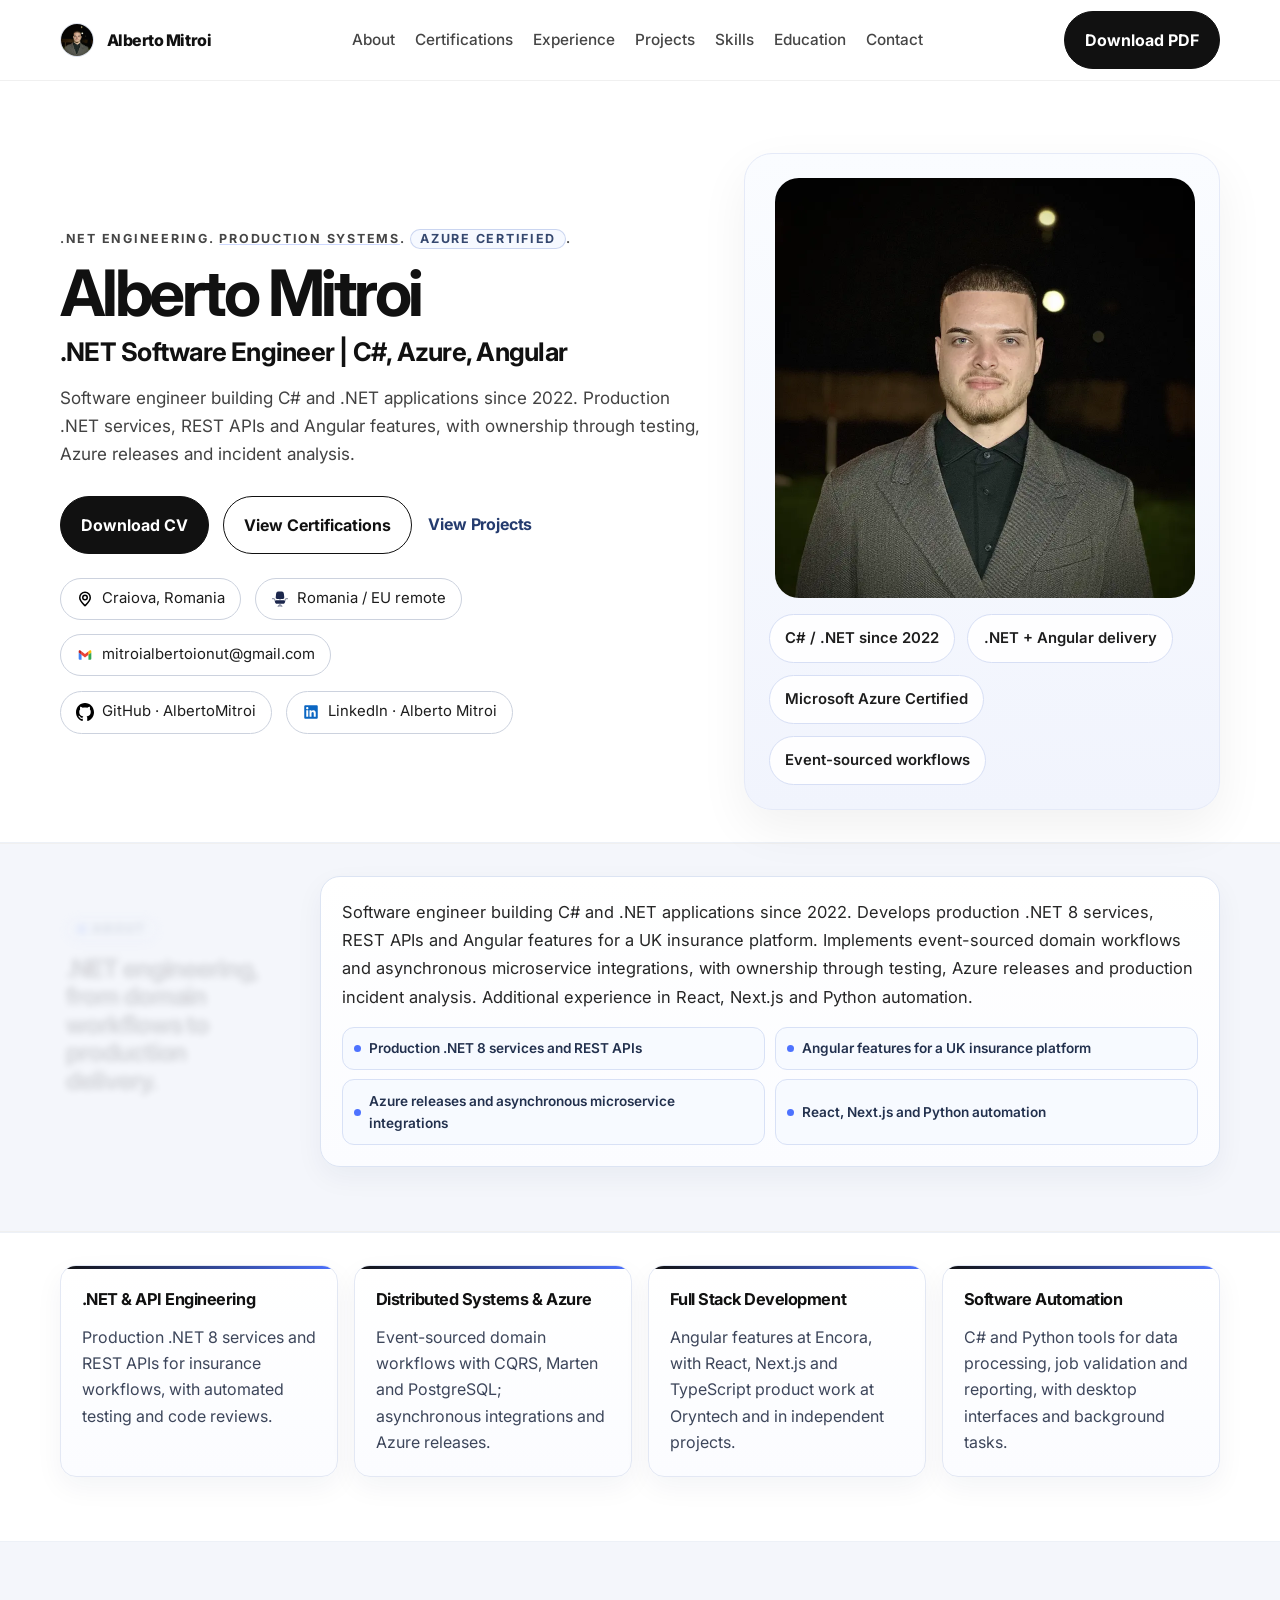
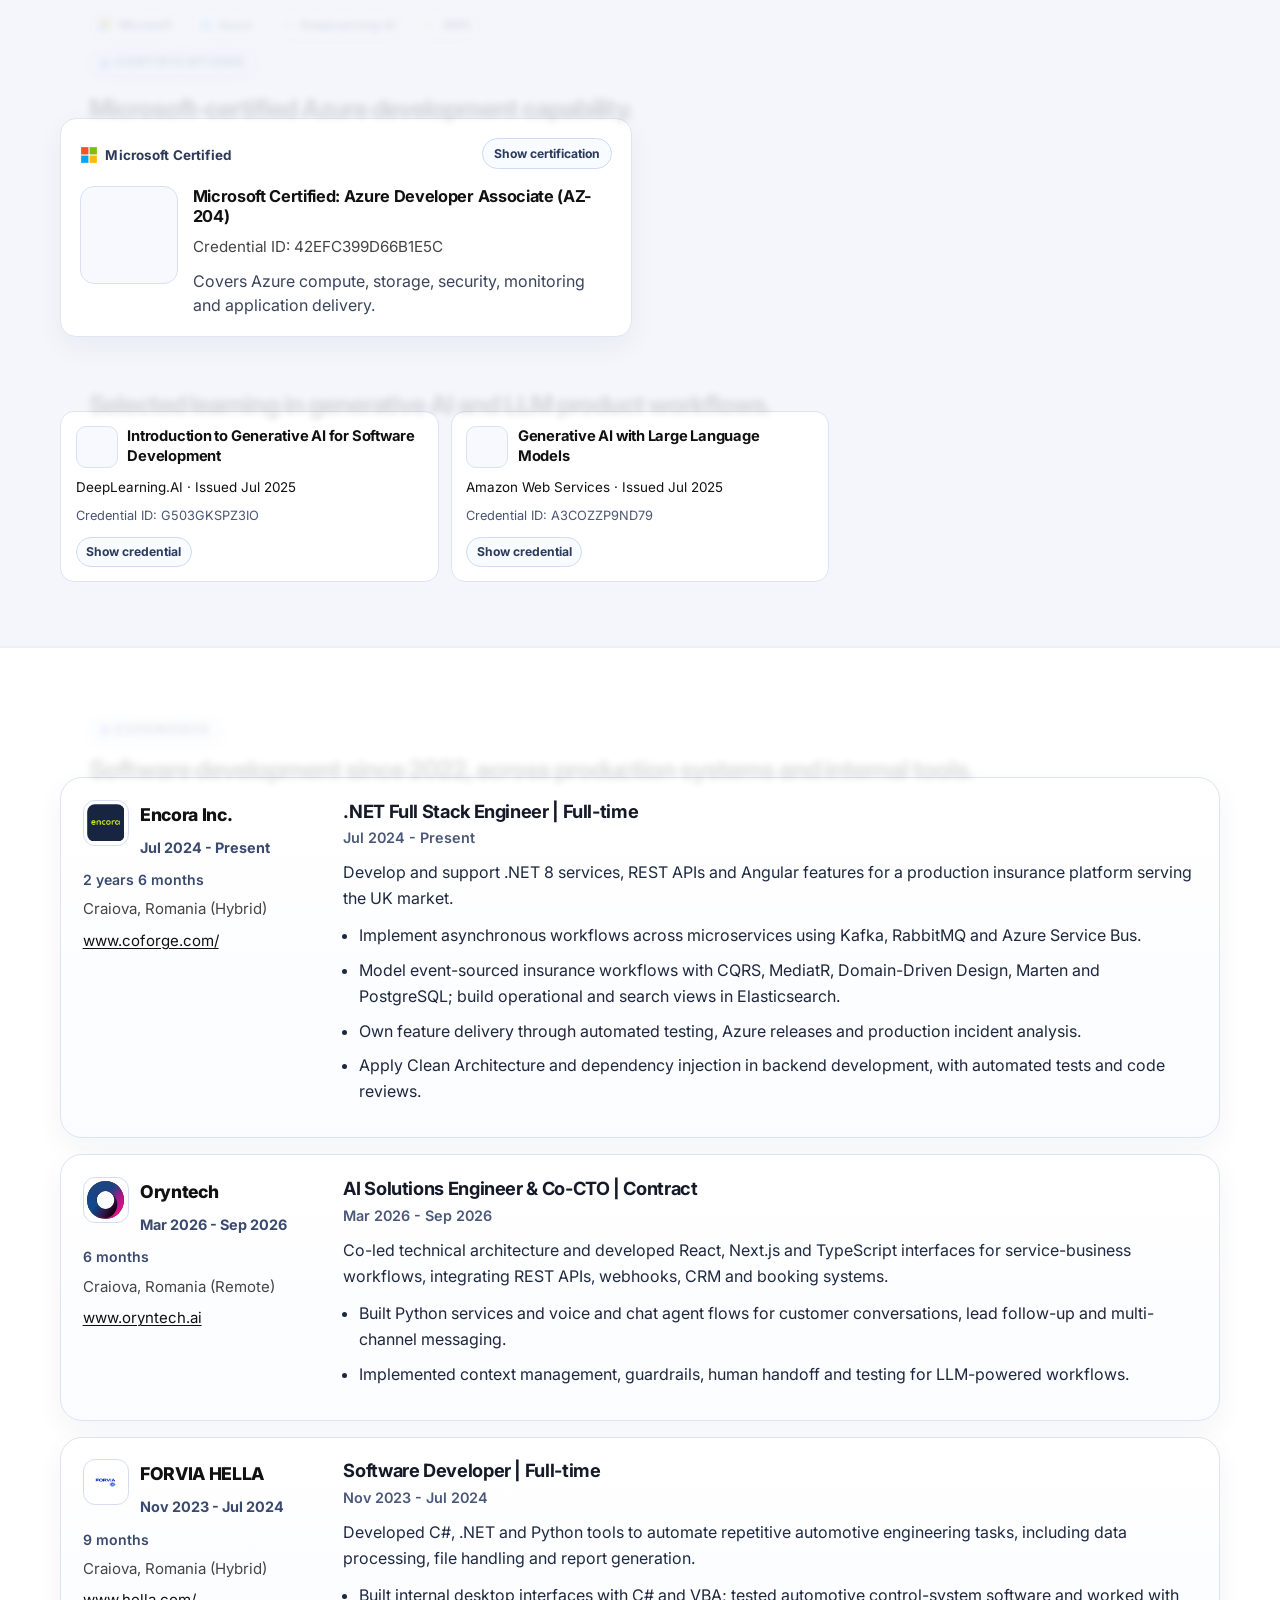
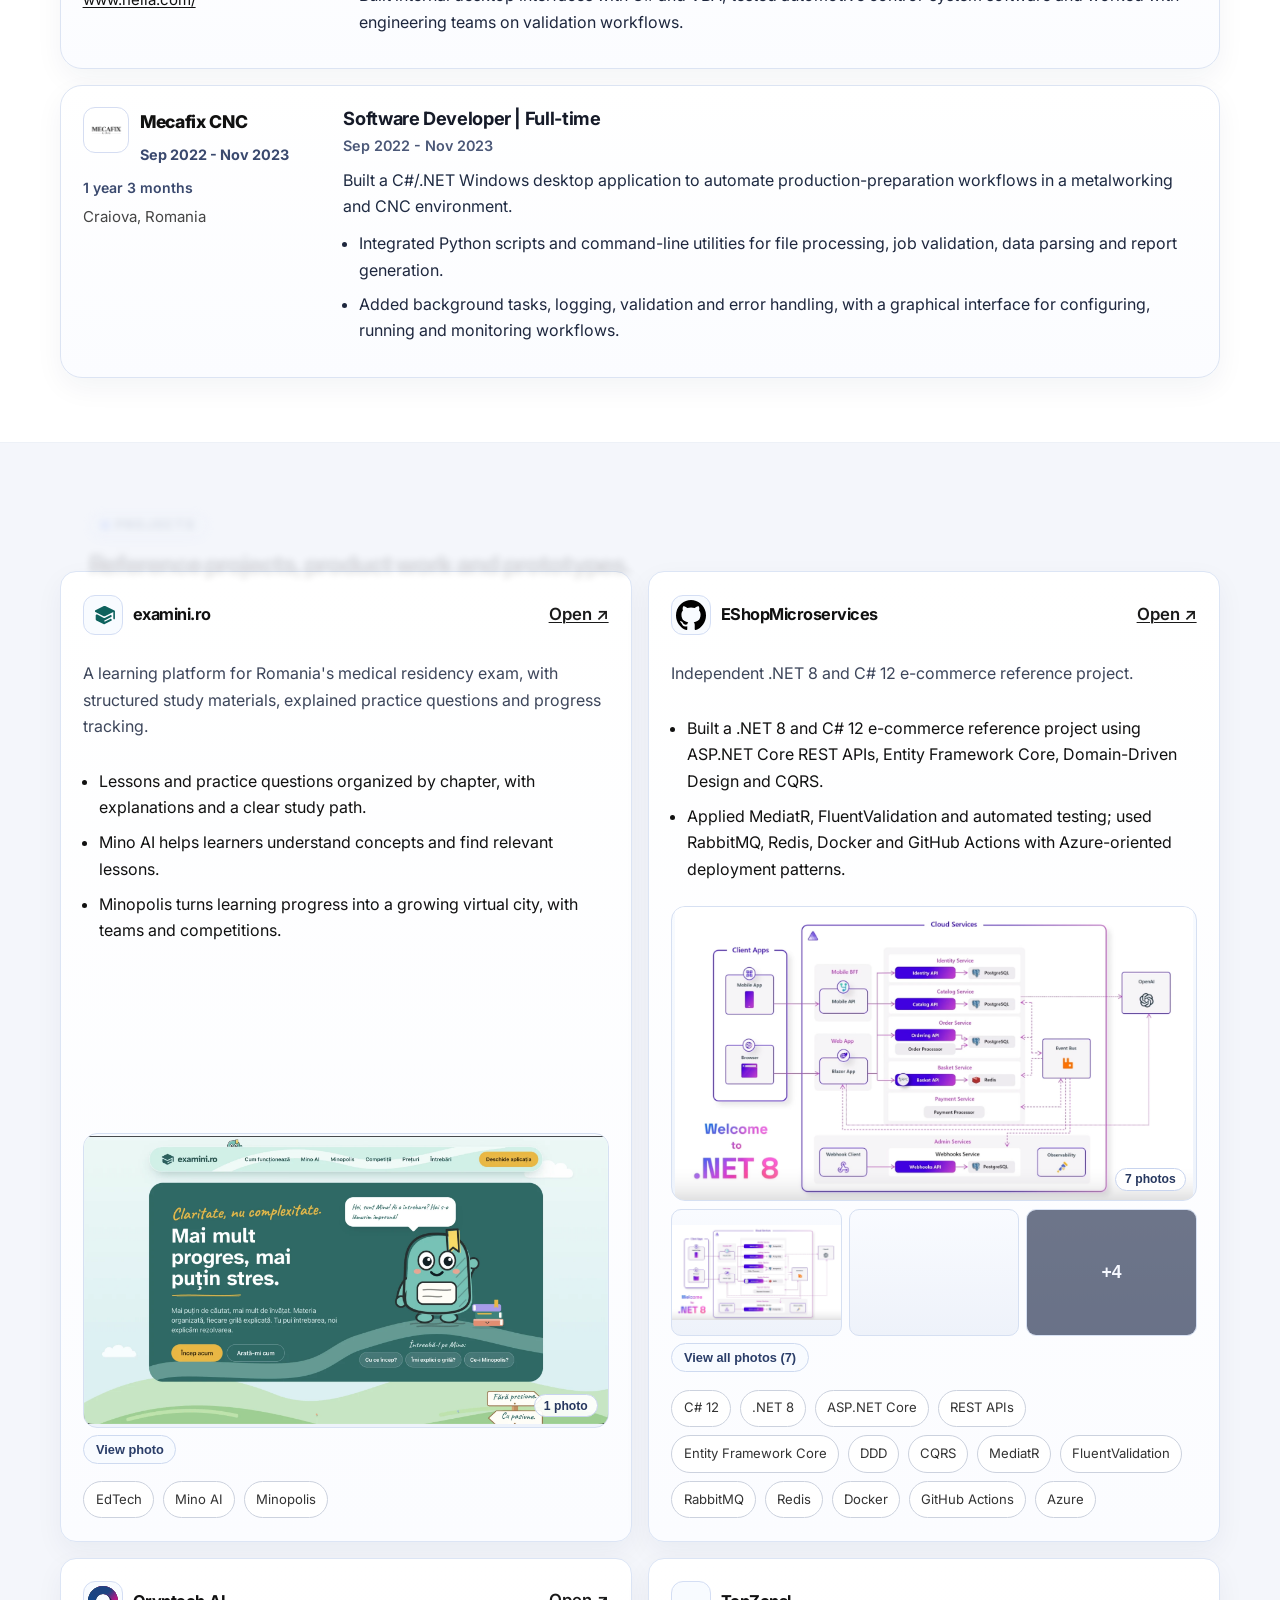
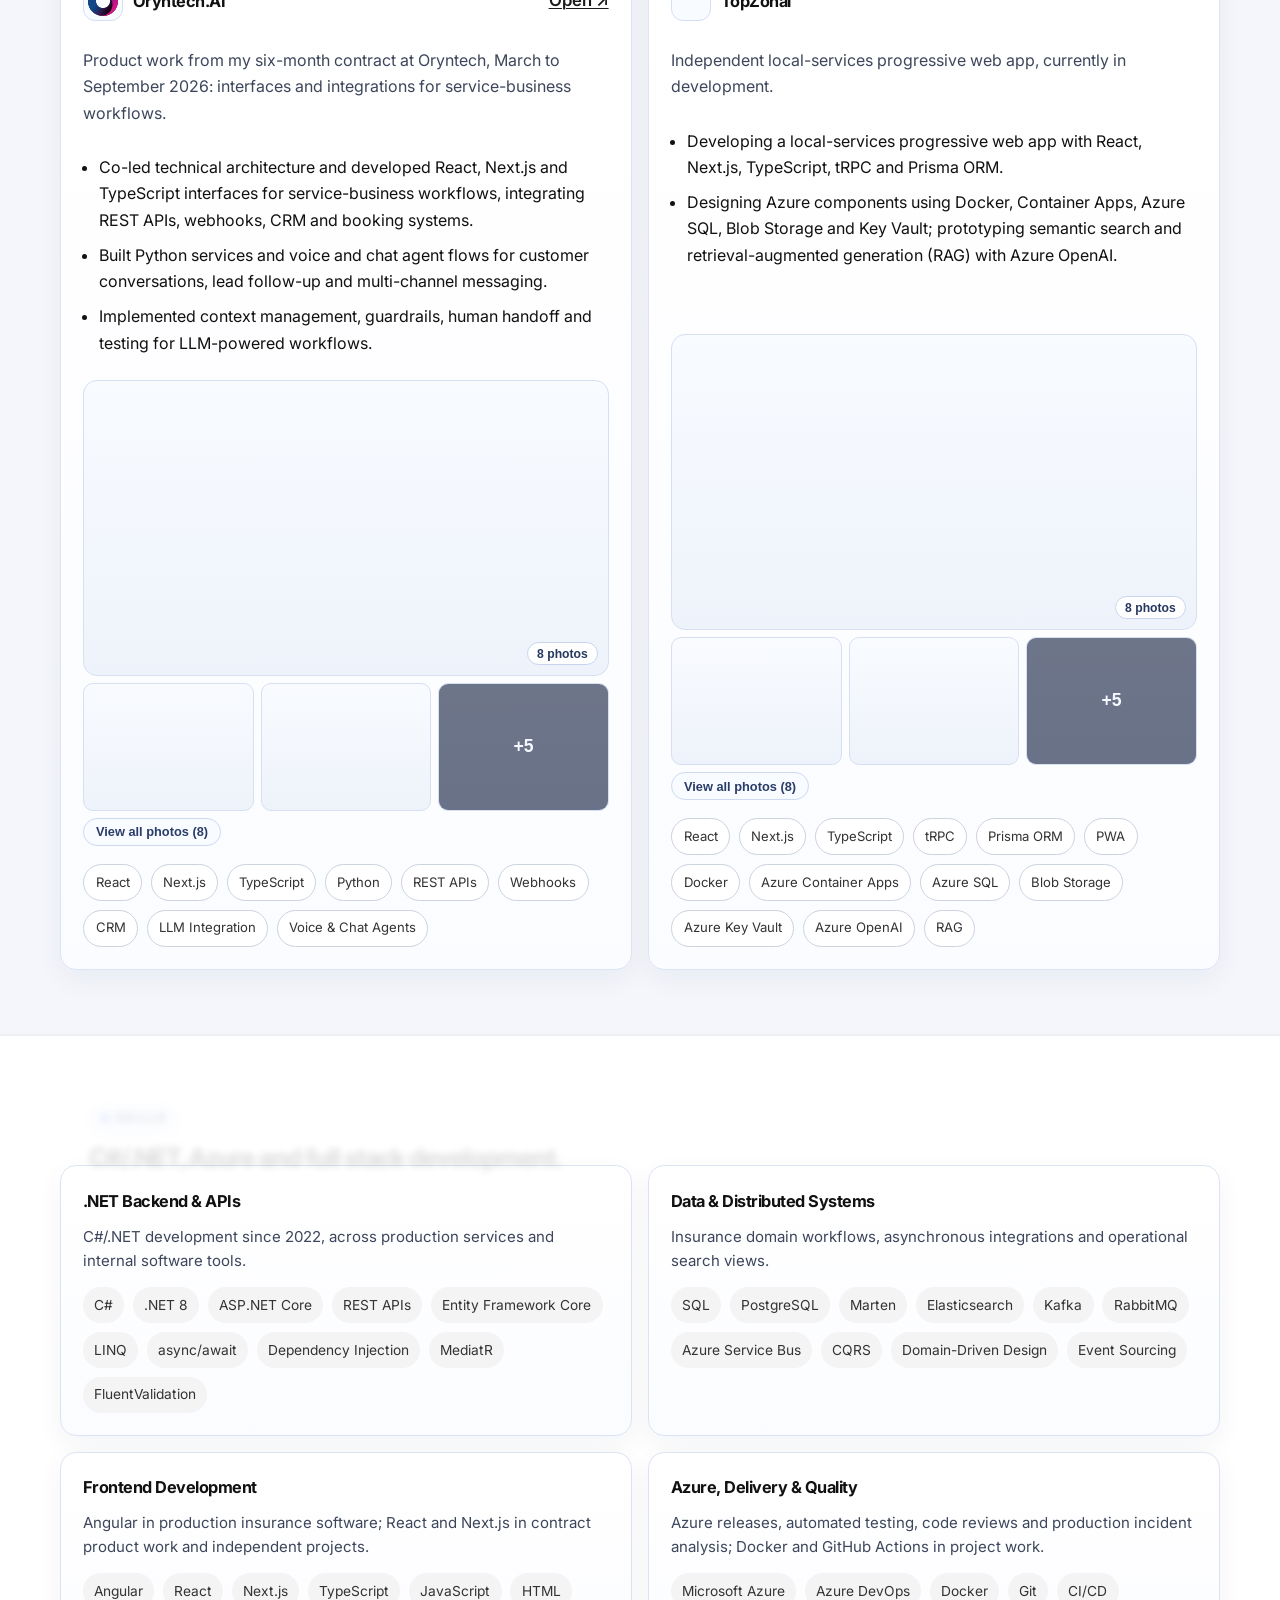
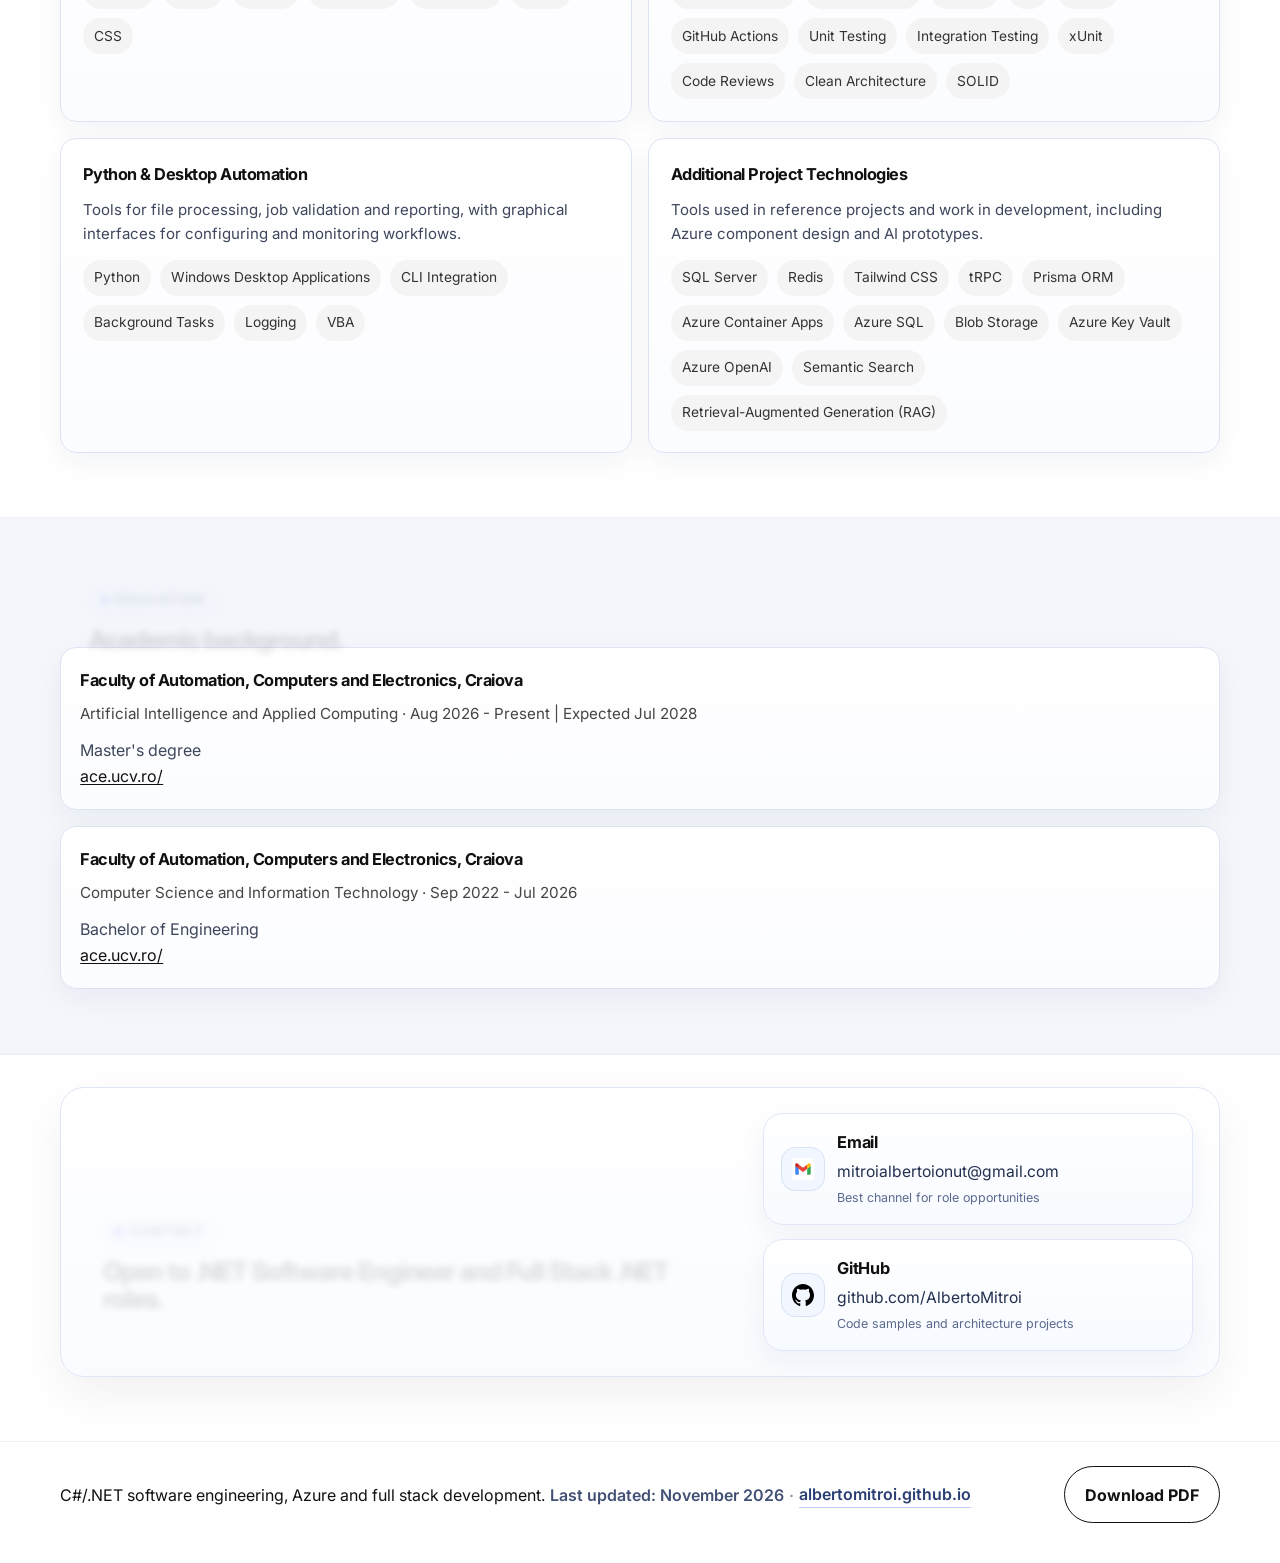
<file: index.html>
<!DOCTYPE html>
<html lang="en">
<head>
  <meta charset="UTF-8" />
  <meta name="viewport" content="width=device-width, initial-scale=1.0" />
  <title>Alberto Mitroi | .NET Software Engineer | C#, Azure, Angular</title>
  <meta name="description" content="Alberto Mitroi, .NET Software Engineer in Romania. Building C# and .NET applications since 2022, with production APIs, Angular, Azure and distributed systems." />
  <meta name="author" content="Alberto Mitroi" />
  <meta name="robots" content="index, follow, max-image-preview:large" />
  <link rel="canonical" href="https://albertomitroi.github.io/" />
  <meta property="og:type" content="profile" />
  <meta property="og:site_name" content="Alberto Mitroi" />
  <meta property="og:title" content="Alberto Mitroi | .NET Software Engineer | C#, Azure, Angular" />
  <meta property="og:description" content="Alberto Mitroi, .NET Software Engineer in Romania. Building C# and .NET applications since 2022, with production APIs, Angular, Azure and distributed systems." />
  <meta property="og:url" content="https://albertomitroi.github.io/" />
  <meta property="og:image" content="https://albertomitroi.github.io/assets/profile.webp?v=20261111-4" />
  <meta property="og:locale" content="en_US" />
  <meta name="twitter:card" content="summary_large_image" />
  <meta name="twitter:title" content="Alberto Mitroi | .NET Software Engineer | C#, Azure, Angular" />
  <meta name="twitter:description" content="Alberto Mitroi, .NET Software Engineer in Romania. Building C# and .NET applications since 2022, with production APIs, Angular, Azure and distributed systems." />
  <meta name="twitter:image" content="https://albertomitroi.github.io/assets/profile.webp?v=20261111-4" />
  <meta name="theme-color" content="#ffffff" />
  <link rel="icon" type="image/png" sizes="32x32" href="assets/favicon-32.png?v=20261111" />
  <link rel="shortcut icon" href="assets/favicon-32.png?v=20261111" />
  <link rel="apple-touch-icon" sizes="180x180" href="assets/apple-touch-icon.png?v=20261111" />
  <link rel="icon" type="image/png" sizes="192x192" href="assets/icon-192.png?v=20261111" />
  <link rel="preconnect" href="https://fonts.googleapis.com">
  <link rel="preconnect" href="https://fonts.gstatic.com" crossorigin>
  <link href="https://fonts.googleapis.com/css2?family=Inter:wght@400;600;700;800&display=swap" rel="stylesheet" media="print" onload="this.media='all'">
  <link rel="preload" as="image" href="assets/profile.webp?v=20261111-4" type="image/webp" />
  <link rel="stylesheet" href="styles.css?v=20261111-4" />
  <script type="application/ld+json">
{
  "@context": "https://schema.org",
  "@type": "Person",
  "name": "Alberto Mitroi",
  "url": "https://albertomitroi.github.io/",
  "image": "https://albertomitroi.github.io/assets/profile.webp?v=20261111-4",
  "email": "mailto:mitroialbertoionut@gmail.com",
  "jobTitle": ".NET Software Engineer",
  "description": "Software engineer building C# and .NET applications since 2022. Production .NET services, REST APIs and Angular features, with ownership through testing, Azure releases and incident analysis.",
  "address": {
    "@type": "PostalAddress",
    "addressLocality": "Craiova",
    "addressCountry": "RO"
  },
  "sameAs": [
    "https://github.com/AlbertoMitroi",
    "https://www.linkedin.com/in/mitroialberto/"
  ],
  "worksFor": [
    {
      "@type": "Organization",
      "name": "Encora Inc.",
      "url": "https://www.coforge.com/"
    }
  ],
  "alumniOf": {
    "@type": "CollegeOrUniversity",
    "name": "Faculty of Automation, Computers and Electronics, Craiova",
    "url": "https://ace.ucv.ro/"
  },
  "hasCredential": {
    "@type": "EducationalOccupationalCredential",
    "name": "Microsoft Certified: Azure Developer Associate (AZ-204)",
    "credentialCategory": "certification",
    "recognizedBy": {
      "@type": "Organization",
      "name": "Microsoft"
    },
    "url": "https://learn.microsoft.com/en-us/users/albertomitroi/credentials/42efc399d66b1e5c"
  },
  "knowsAbout": [
    "C#",
    ".NET 8",
    "ASP.NET Core",
    "Web API",
    "REST APIs",
    "Entity Framework Core",
    "LINQ",
    "Microservices",
    "Domain-Driven Design",
    "CQRS",
    "Clean Architecture",
    "Event Sourcing",
    "Kafka",
    "RabbitMQ",
    "Azure Service Bus",
    "PostgreSQL",
    "Microsoft SQL Server",
    "Elasticsearch",
    "Redis",
    "Microsoft Azure",
    "Docker",
    "CI/CD",
    "Azure DevOps",
    "GitHub Actions",
    "Angular",
    "React",
    "Next.js",
    "TypeScript",
    "JavaScript",
    "Python",
    "CLI automation",
    "Windows desktop development",
    "Azure OpenAI",
    "Large Language Models",
    "Retrieval-Augmented Generation",
    "Semantic Search",
    "Conversational AI"
  ],
  "knowsLanguage": [
    "English",
    "Romanian"
  ],
  "seeks": {
    "@type": "Demand",
    "name": ".NET Software Engineer and Full Stack .NET roles"
  }
}
  </script>
  <noscript>
    <style>
      body.is-loading .site-header,
      body.is-loading main,
      body.is-loading .site-footer {
        opacity: 1 !important;
        visibility: visible !important;
      }
      .app-loader { display: none !important; }
    </style>
  </noscript>
</head>
<body class="is-ready">
  <header class="site-header">
    <div class="container nav-shell">
      <a class="brand" href="#top">
        <img id="brandAvatar" class="brand-avatar" src="assets/profile.webp?v=20261111-4" alt="Profile photo" />
        <span id="brandName">Alberto Mitroi</span>
      </a>
      <nav class="main-nav" id="mainNav">
        <a href="#about">About</a>
        <a href="#certifications">Certifications</a>
        <a href="#experience">Experience</a>
        <a href="#projects">Projects</a>
        <a href="#skills">Skills</a>
        <a href="#education">Education</a>
        <a href="#contact">Contact</a>
      </nav>
      <div class="nav-actions">
        <button
          class="btn btn-secondary nav-toggle"
          id="navToggle"
          aria-expanded="false"
          aria-controls="mainNav"
          aria-label="Toggle navigation menu"
          type="button"
        >
          Menu
        </button>
        <button class="btn btn-primary" id="downloadPdfHeader">Download PDF</button>
      </div>
    </div>
    <div class="container mobile-section-indicator" id="mobileSectionIndicator" aria-live="polite" aria-atomic="true">
      <span class="mobile-section-indicator__label" id="mobileSectionIndicatorLabel">Home</span>
    </div>
  </header>

  <main id="top">
    <section class="hero">
      <div class="container hero-grid">
        <div class="hero-copy">
          <p class="eyebrow">.NET engineering. <span class="eyebrow-underline">Production systems</span>. <span class="eyebrow-circle">Azure Certified</span>.</p>
          <h1 id="heroName">Alberto Mitroi</h1>
          <h2 id="heroRole" class="hero-role">.NET Software Engineer | C#, Azure, Angular</h2>
          <p id="heroLead" class="hero-lead"></p>

          <div class="cta-row">
            <button class="btn btn-primary" id="downloadPdfHero">Download CV</button>
            <a class="btn btn-secondary" href="#certifications">View Certifications</a>
            <a class="cta-text-link" href="#projects">View Projects</a>
          </div>

          <ul class="meta-list" id="heroMeta"></ul>
          <div class="social-row" id="socialLinks"></div>
        </div>

        <div class="hero-card">
          <div class="portrait-shell">
            <img id="heroImage" src="assets/profile.webp?v=20261111-4" alt="Profile portrait" fetchpriority="high" />
          </div>
          <div class="hero-facts" id="heroFacts"></div>
        </div>
      </div>
    </section>

    <section class="section section-muted" id="about">
      <div class="container section-grid section-grid--about">
        <div class="section-heading">
          <p class="section-label">About</p>
          <h3 class="section-title">.NET engineering, from domain workflows to production delivery.</h3>
        </div>
        <div class="about-panel">
          <div class="about-copy" id="aboutCopy"></div>
          <ul class="about-highlights" id="aboutHighlights"></ul>
        </div>
      </div>
    </section>

    <section class="section">
      <div class="container">
        <div class="cards-grid" id="focusCards"></div>
      </div>
    </section>

    <section class="section section-muted" id="certifications">
      <div class="container">
        <div class="section-heading section-heading--cert">
          <div class="section-brand-row" aria-hidden="true">
            <span class="section-brand-pill">
              <img src="assets/microsoft-svgrepo-com.svg" alt="" loading="lazy" decoding="async" />
              <span>Microsoft</span>
            </span>
            <span class="section-brand-pill">
              <img src="assets/azure-svgrepo-com.svg" alt="" loading="lazy" decoding="async" />
              <span>Azure</span>
            </span>
            <span class="section-brand-pill">
              <img src="assets/dlai-logo-square.png" alt="" loading="lazy" decoding="async" />
              <span>DeepLearning.AI</span>
            </span>
            <span class="section-brand-pill">
              <img src="assets/Amazon-Web-Services-AWS-Logo.png" alt="" loading="lazy" decoding="async" />
              <span>AWS</span>
            </span>
          </div>
          <p class="section-label">Certifications</p>
          <h3 class="section-title">Microsoft-certified Azure development capability.</h3>
        </div>
        <div class="stack-list" id="certificationsList"></div>
        <div class="cert-subsection">
          <div class="section-heading">
            <h3 class="section-title">Selected learning in generative AI and LLM product workflows.</h3>
          </div>
          <div class="micro-cert-list" id="additionalCertificationsList"></div>
        </div>
      </div>
    </section>

    <section class="section" id="experience">
      <div class="container">
        <div class="section-heading">
          <p class="section-label">Experience</p>
          <h3 class="section-title">Software development since 2022, across production systems and internal tools.</h3>
        </div>
        <div class="timeline" id="experienceList"></div>
      </div>
    </section>

    <section class="section section-muted" id="projects">
      <div class="container">
        <div class="section-heading">
          <p class="section-label">Projects</p>
          <h3 class="section-title">Reference projects, product work and prototypes.</h3>
        </div>
        <div class="projects-grid" id="projectsList"></div>
      </div>
    </section>

    <section class="section" id="skills">
      <div class="container">
        <div class="section-heading">
          <p class="section-label">Skills</p>
          <h3 class="section-title">C#/.NET, Azure and full stack development.</h3>
        </div>
        <div class="skill-groups" id="skillsList"></div>
      </div>
    </section>

    <section class="section section-muted" id="education">
      <div class="container">
        <div class="section-heading">
          <p class="section-label">Education</p>
          <h3 class="section-title">Academic background.</h3>
        </div>
        <div class="stack-list" id="educationList"></div>
      </div>
    </section>

    <section class="section" id="contact">
      <div class="container contact-card">
        <div class="section-heading section-heading--compact">
          <p class="section-label">Contact</p>
          <h3 class="section-title">Open to .NET Software Engineer and Full Stack .NET roles.</h3>
        </div>
        <div class="contact-actions" id="contactActions"></div>
      </div>
    </section>
  </main>

  <footer class="site-footer">
    <div class="container footer-shell">
      <p class="footer-copy">
        C#/.NET software engineering, Azure and full stack development.
        <span id="siteLastUpdated" class="footer-last-updated"></span>
      </p>
      <button class="btn btn-secondary" id="downloadPdfFooter">Download PDF</button>
    </div>
  </footer>

  <section class="resume-canvas-wrap" aria-hidden="true">
    <div id="resumePdfRoot" class="resume-canvas"></div>
  </section>

  <script src="data.js?v=20261111-4"></script>
  <script src="app.js?v=20261111-4"></script>
</body>
</html>
</file>
<file: styles.css>
:root {
  --bg: #ffffff;
  --text: #111111;
  --muted: #454545;
  --line: #ccd2de;
  --soft: #f4f6fb;
  --accent: #4d72ff;
  --shadow: 0 18px 50px rgba(0, 0, 0, 0.06);
  --radius-sm: 16px;
  --card-border: #dce4f3;
  --card-bg: linear-gradient(180deg, #ffffff, #fbfcff);
  --card-shadow: 0 10px 28px rgba(15, 31, 74, 0.05);
  --max: 1160px;
}

* { box-sizing: border-box; }
html {
  scroll-behavior: smooth;
  scroll-padding-top: 108px;
}
body {
  margin: 0;
  background: var(--bg);
  color: var(--text);
  font-family: "Inter", system-ui, -apple-system, BlinkMacSystemFont, "Segoe UI", sans-serif;
  line-height: 1.65;
}
body.is-loading {
  overflow: hidden;
}
body.is-loading .site-header,
body.is-loading main,
body.is-loading .site-footer {
  opacity: 0;
  visibility: hidden;
}
body.is-ready .site-header,
body.is-ready main,
body.is-ready .site-footer {
  opacity: 1;
  visibility: visible;
  transition: opacity 0.28s ease;
}
.app-loader {
  position: fixed;
  inset: 0;
  z-index: 9999;
  display: none;
  align-items: center;
  justify-content: center;
  padding: 1rem;
  background: #f7f9ff;
}
body.is-loading .app-loader {
  display: flex;
}
body.is-ready .app-loader {
  opacity: 0;
  pointer-events: none;
  transition: opacity 0.24s ease;
}
.app-loader-shell {
  display: grid;
  justify-items: center;
  gap: 0.55rem;
  text-align: center;
}
.app-loader-avatar {
  width: 86px;
  height: 86px;
  border-radius: 999px;
  object-fit: cover;
  border: 2px solid #d6dff3;
  box-shadow: 0 10px 28px rgba(20, 36, 75, 0.12);
}
.app-loader-name {
  margin: 0;
  font-size: clamp(1.35rem, 4.2vw, 2rem);
  line-height: 1.1;
  letter-spacing: -0.03em;
  font-weight: 800;
  color: #121b2f;
}
.app-loader-note {
  margin: 0;
  color: #4f5f86;
  font-size: 0.9rem;
  font-weight: 600;
}
img { max-width: 100%; display: block; }
a { color: inherit; }
code { background: #f1f1f1; padding: 0.15rem 0.35rem; border-radius: 6px; font-family: ui-monospace, SFMono-Regular, Menlo, monospace; }
.container { width: min(calc(100% - 2rem), var(--max)); margin: 0 auto; }
.site-header { position: sticky; top: 0; z-index: 50; background: rgba(255,255,255,0.9); backdrop-filter: blur(14px); border-bottom: 1px solid rgba(0,0,0,0.06); }
.nav-shell { display: flex; align-items: center; justify-content: space-between; gap: 1rem; min-height: 80px; }
.brand { display: inline-flex; align-items: center; gap: 0.8rem; text-decoration: none; font-weight: 800; letter-spacing: -0.03em; }
.brand-dot { width: 12px; height: 12px; background: #111; border-radius: 999px; }
.brand-avatar {
  width: 34px;
  height: 34px;
  border-radius: 999px;
  object-fit: cover;
  border: 1px solid #d8deeb;
}
.main-nav { display: inline-flex; align-items: center; gap: 1.25rem; }
.main-nav a {
  position: relative;
  text-decoration: none;
  color: var(--muted);
  font-size: 0.96rem;
  font-weight: 500;
  transition: color 0.18s ease;
}
.main-nav a::after {
  content: "";
  position: absolute;
  left: 0;
  right: 0;
  bottom: -0.34rem;
  height: 2px;
  border-radius: 999px;
  background: linear-gradient(90deg, #4d72ff, #6b8cff);
  transform: scaleX(0);
  transform-origin: center;
  transition: transform 0.18s ease;
}
.main-nav a:hover,
.main-nav a:focus-visible,
.main-nav a.is-active {
  color: var(--text);
}
.main-nav a.is-active {
  font-weight: 700;
}
.main-nav a.is-active::after {
  transform: scaleX(1);
}
.nav-actions {
  display: inline-flex;
  align-items: center;
  gap: 0.55rem;
}
.nav-toggle {
  display: none;
  border-color: #cad6f1;
  color: #1f2f53;
  padding-inline: 0.95rem;
}
.mobile-section-indicator {
  display: none;
}
.btn {
  display: inline-flex;
  align-items: center;
  justify-content: center;
  text-align: center;
  border: 1px solid #111;
  border-radius: 999px;
  padding: 0.9rem 1.25rem;
  font: inherit;
  font-weight: 700;
  cursor: pointer;
  transition: transform 0.2s ease, background 0.2s ease, color 0.2s ease;
}
.btn:hover, .btn:focus-visible { transform: translateY(-1px); }
.btn-primary { background: #111; color: #fff; }
.btn-secondary { background: #fff; color: #111; text-decoration: none; }
.btn.nav-toggle { display: none; }
.hero { padding: 4.5rem 0 2rem; background: #fff; border-bottom: 1px solid #edf1f7; }
.hero-grid { display: grid; grid-template-columns: 1.15fr 0.85fr; align-items: center; gap: 2.5rem; }
.eyebrow {
  margin: 0 0 0.8rem;
  color: var(--muted);
  text-transform: uppercase;
  letter-spacing: 0.14em;
  font-size: 0.78rem;
  font-weight: 700;
}
.eyebrow-underline {
  text-decoration: underline;
  text-decoration-color: rgba(77, 114, 255, 0.28);
  text-decoration-thickness: 1px;
  text-underline-offset: 0.12em;
  text-decoration-skip-ink: auto;
}
.eyebrow-circle {
  display: inline-flex;
  align-items: center;
  border: 1px solid rgba(140, 162, 219, 0.42);
  border-radius: 999px;
  background: rgba(236, 243, 255, 0.48);
  color: #35486f;
  font-weight: 700;
  line-height: 1;
  padding: 0.17rem 0.54rem;
}
.section-label {
  display: inline-flex;
  align-items: center;
  gap: 0.45rem;
  margin: 0 0 0.85rem;
  padding: 0.36rem 0.76rem;
  border-radius: 999px;
  border: 1px solid #ccd8f4;
  background: #eef3ff;
  box-shadow: 0 8px 20px rgba(77, 114, 255, 0.08);
  color: #20335f;
  text-transform: uppercase;
  letter-spacing: 0.14em;
  font-size: 0.8rem;
  font-weight: 800;
  line-height: 1;
}
.section-label::before {
  content: "";
  width: 8px;
  height: 8px;
  border-radius: 999px;
  background: linear-gradient(180deg, #5f86ff, #4368e7);
  box-shadow: 0 0 0 4px rgba(77, 114, 255, 0.16);
}
.hero h1 { margin: 0; font-size: clamp(2.6rem, 5vw, 5rem); line-height: 0.95; letter-spacing: -0.055em; }
.hero-role { margin: 0.85rem 0 1rem; font-size: clamp(1.25rem, 2vw, 1.85rem); line-height: 1.2; letter-spacing: -0.03em; font-weight: 700; }
.hero-lead { max-width: 66ch; margin: 0; color: #424242; font-size: 1.07rem; }
.cta-row { display: flex; flex-wrap: wrap; gap: 0.85rem; margin-top: 1.75rem; }
.cta-text-link {
  display: inline-flex;
  align-items: center;
  color: #243b6e;
  text-decoration: none;
  font-size: 1rem;
  font-weight: 700;
  letter-spacing: -0.01em;
  padding: 0.78rem 0.2rem;
  border-bottom: 1px solid transparent;
  transition: color 0.18s ease, border-color 0.18s ease;
}
.cta-text-link:hover,
.cta-text-link:focus-visible {
  color: #1a2f5d;
  border-bottom-color: rgba(77, 114, 255, 0.55);
}
.meta-list, .social-row { display: flex; flex-wrap: wrap; gap: 0.85rem; list-style: none; padding: 0; }
.meta-list { margin: 1.5rem 0 0; }
.meta-pill, .social-link, .fact-pill, .tag { border: 1px solid var(--line); border-radius: 999px; background: #fff; }
.meta-pill, .social-link, .fact-pill { display: inline-flex; align-items: center; gap: 0.5rem; padding: 0.7rem 0.95rem; color: #1d1d1d; text-decoration: none; font-size: 0.93rem; }
.pill-icon { width: 18px; height: 18px; object-fit: contain; flex: 0 0 auto; }
.pill-text { line-height: 1.2; }
.social-row { margin: 0.95rem 0 0; }
.social-link:hover, .meta-pill:hover { border-color: #1f1f1f; }
.hero-card { background: linear-gradient(180deg, #fafcff, #f1f4fd); border: 1px solid #e5eaf8; border-radius: 28px; padding: 1.5rem; box-shadow: var(--shadow); }
.portrait-shell {
  position: relative;
  border-radius: 24px;
  overflow: hidden;
  background: #111;
  aspect-ratio: 1 / 1;
  max-width: 420px;
  margin-left: auto;
}
.portrait-shell img {
  width: 100%;
  height: 100%;
  object-fit: cover;
  filter: none;
}
.hero-facts { margin-top: 1rem; display: flex; flex-wrap: wrap; gap: 0.75rem; }
.fact-pill { background: rgba(255,255,255,0.93); border-color: #d7dff5; font-weight: 600; }
.section { padding: 2rem 0 4rem; }
.section[id] { scroll-margin-top: 108px; }
.section + .section { border-top: 1px solid #edf1f7; }
.section-muted { background: var(--soft); border-top: 1px solid #f0f0f0; border-bottom: 1px solid #f0f0f0; }
.section-grid { display: grid; gap: 2rem; }
.section-grid--about { grid-template-columns: 1fr 4fr; align-items: start; gap: 2.2rem; }
.section-title { margin: 0; font-size: clamp(1.65rem, 2vw, 2.4rem); line-height: 1.12; letter-spacing: -0.04em; }
.section-heading { margin-bottom: 1.6rem; }
.section-heading--compact { margin-bottom: 1.15rem; }
.section-heading--cert { display: grid; gap: 0.45rem; }
.section-heading--cert .section-label {
  justify-self: start;
  width: fit-content;
}
.section-grid--about > .section-heading,
.contact-card > .section-heading { margin-bottom: 0; }
body.js-enhanced .section-heading {
  opacity: 0.14;
  transform: translateY(34px) scale(0.95);
  filter: blur(4px);
  transition:
    opacity 0.55s cubic-bezier(0.2, 0.8, 0.2, 1),
    transform 0.7s cubic-bezier(0.2, 0.8, 0.2, 1),
    filter 0.55s cubic-bezier(0.2, 0.8, 0.2, 1);
  transition-delay: var(--reveal-delay, 0s);
  will-change: opacity, transform, filter;
}
body.js-enhanced .section-heading.is-visible {
  opacity: 1;
  transform: translateY(0) scale(1);
  filter: blur(0);
}
.section-brand-row { display: flex; flex-wrap: wrap; gap: 0.55rem; margin-bottom: 0.2rem; }
.section-brand-pill {
  display: inline-flex;
  align-items: center;
  gap: 0.4rem;
  padding: 0.28rem 0.58rem;
  border: 1px solid #d8e1f2;
  border-radius: 999px;
  background: #f7faff;
  color: #2b3a59;
  font-size: 0.76rem;
  font-weight: 700;
}
.section-brand-pill img { width: 14px; height: 14px; object-fit: contain; }
.about-panel {
  padding: 1.3rem;
  border-radius: 20px;
  background: var(--card-bg);
  border: 1px solid var(--card-border);
  box-shadow: var(--card-shadow);
}
.about-copy { display: grid; gap: 0.9rem; color: #262626; font-size: 1.03rem; line-height: 1.72; }
.about-copy p { margin: 0; }
.about-highlights {
  margin: 1rem 0 0;
  padding: 0;
  list-style: none;
  display: grid;
  grid-template-columns: repeat(2, minmax(0, 1fr));
  gap: 0.6rem;
}
.about-highlight {
  display: flex;
  align-items: center;
  gap: 0.5rem;
  margin: 0;
  border: 1px solid #d8e1f6;
  background: #f7faff;
  border-radius: 12px;
  padding: 0.58rem 0.72rem;
  color: #23314e;
  font-size: 0.85rem;
  font-weight: 600;
}
.about-highlight::before {
  content: "";
  width: 7px;
  height: 7px;
  border-radius: 999px;
  background: var(--accent);
  flex: 0 0 auto;
}
.cards-grid { display: grid; grid-template-columns: repeat(4, minmax(0, 1fr)); gap: 1rem; }
.focus-card, .project-card, .skill-card, .stack-item, .contact-action {
  background: var(--card-bg);
  border: 1px solid var(--card-border);
  border-radius: var(--radius-sm);
  box-shadow: var(--card-shadow);
}
.focus-card {
  padding: 1.3rem;
  position: relative;
  overflow: hidden;
  border-color: #e3e8f4;
  transition: transform 0.22s ease, box-shadow 0.22s ease;
}
.focus-card::before {
  content: "";
  position: absolute;
  left: 0;
  top: 0;
  width: 100%;
  height: 3px;
  background: linear-gradient(90deg, #111111, #4d72ff);
}
.focus-card:hover { transform: translateY(-3px); box-shadow: 0 16px 30px rgba(16, 34, 84, 0.08); }
.focus-card h4, .project-card h4, .skill-card h4, .stack-item h4 { margin: 0; font-size: 1.02rem; letter-spacing: -0.03em; }
.focus-card p, .project-card p, .skill-card p, .stack-item p { margin: 0.65rem 0 0; color: #3d465b; }
.timeline { display: grid; gap: 1rem; }
.timeline-item {
  display: grid;
  grid-template-columns: 240px 1fr;
  gap: 1.3rem;
  padding: 1.35rem;
  border: 1px solid var(--card-border);
  border-radius: 22px;
  background: var(--card-bg);
  box-shadow: var(--card-shadow);
  transition: transform 0.22s ease, border-color 0.22s ease, box-shadow 0.22s ease;
}
.timeline-item:hover {
  transform: translateY(-2px);
  border-color: #cad7f3;
  box-shadow: 0 17px 34px rgba(17, 35, 82, 0.08);
}
.timeline-meta { color: var(--muted); font-size: 0.94rem; }
.timeline-company-head {
  display: flex;
  align-items: flex-start;
  gap: 0.72rem;
}
.timeline-company-logo {
  width: 46px;
  height: 46px;
  object-fit: contain;
  border: 1px solid #d5ddf2;
  border-radius: 12px;
  background: #ffffff;
  padding: 0.2rem;
  flex: 0 0 auto;
}
.timeline-company-text { min-width: 0; }
.timeline-company {
  font-weight: 800;
  font-size: 1.1rem;
  color: var(--text);
  letter-spacing: -0.02em;
}
.timeline-company-summary {
  margin-top: 0.44rem;
  display: inline-flex;
  align-items: center;
}
.timeline-company-period {
  color: #3a496e;
  font-size: 0.9rem;
  font-weight: 700;
}
.timeline-duration {
  margin-top: 0.46rem;
  color: #3a496e;
  font-size: 0.88rem;
  font-weight: 600;
}
.timeline-location { margin-top: 0.4rem; }
.timeline-role-stack { display: grid; gap: 1rem; min-width: 0; }
.timeline-role-item {
  display: grid;
  grid-template-columns: 22px 1fr;
  gap: 0.85rem;
  align-items: start;
}
.timeline-role-connector {
  position: relative;
  width: 22px;
  min-height: 100%;
}
.timeline-role-connector::after {
  content: "";
  position: absolute;
  left: 5px;
  top: 0.42rem;
  width: 11px;
  height: 11px;
  border-radius: 999px;
  background: linear-gradient(180deg, #557cfe, #3f67ea);
  box-shadow: 0 0 0 4px #ecf2ff;
}
.timeline-role-item:not(:last-child) .timeline-role-connector::before {
  content: "";
  position: absolute;
  left: 10px;
  top: 1.16rem;
  width: 2px;
  height: calc(100% + 0.9rem);
  border-radius: 2px;
  background: #d6e0f6;
}
.timeline-role-main { min-width: 0; padding-bottom: 0.2rem; }
.timeline-role-title {
  margin: 0;
  font-size: 1.14rem;
  line-height: 1.25;
  letter-spacing: -0.02em;
  color: #151a28;
}
.timeline-role-meta {
  margin-top: 0.26rem;
  color: #4b5878;
  font-size: 0.9rem;
  font-weight: 600;
}
.timeline-role-intro {
  margin: 0.62rem 0 0.35rem;
  color: #1e2a42;
  line-height: 1.62;
}
.timeline-role-main .bullet-list { margin: 0.65rem 0 0; }
.timeline-role-main .bullet-list li { margin-bottom: 0.5rem; color: #1e273e; }
.timeline-role-stack--single .timeline-role-item { grid-template-columns: 1fr; gap: 0; }
.timeline-role-stack--single .timeline-role-connector { display: none; }
.bullet-list { margin: 0.8rem 0 0; padding-left: 1rem; }
.bullet-list li { margin-bottom: 0.55rem; }
.link-inline { color: #111; text-decoration-thickness: 1px; text-underline-offset: 0.14em; }
.about-copy,
.timeline-role-intro,
.project-description,
.contact-value,
.micro-cert-id,
.stack-item p {
  overflow-wrap: anywhere;
}
.projects-grid { display: grid; grid-template-columns: repeat(2, minmax(0, 1fr)); gap: 1rem; }
/* When the project count is odd, center the lone last card in its row. */
.projects-grid > .project-card:last-child:nth-child(odd) {
  grid-column: 1 / -1;
  justify-self: center;
  width: calc(50% - 0.5rem);
}
.project-card { padding: 1.4rem; display: flex; flex-direction: column; gap: 0.95rem; border-color: #dce5f5; }
.project-top { display: flex; justify-content: space-between; gap: 1rem; align-items: center; }
.project-title-wrap {
  display: inline-flex;
  align-items: center;
  gap: 0.58rem;
  min-height: 40px;
  min-width: 0;
}
.project-title-logo {
  width: 40px;
  height: 40px;
  object-fit: contain;
  border: 1px solid #d4def4;
  border-radius: 12px;
  background: #f8fbff;
  padding: 0.25rem;
  flex: 0 0 auto;
}
.project-title { margin: 0; font-size: 1.48rem; line-height: 1.06; letter-spacing: -0.03em; }
.project-top .link-inline {
  white-space: nowrap;
  font-size: 1.05rem;
  font-weight: 600;
  color: #1a1a1a;
}
.project-description {
  margin: 0;
  color: #222;
  line-height: 1.65;
}
.project-gallery {
  display: grid;
  gap: 0.45rem;
  margin: 0.25rem 0 0.15rem;
  /* Pin the gallery toward the bottom so galleries align across a row of cards. */
  margin-top: auto;
}
.project-gallery-main {
  position: relative;
  border: 1px solid #d6e0f2;
  border-radius: 14px;
  overflow: hidden;
  background: linear-gradient(180deg, #f8fbff, #eef3fb);
  padding: 0;
  cursor: pointer;
  width: 100%;
  aspect-ratio: 16 / 9;
}
.project-gallery-main-image,
.project-gallery-thumb-image {
  width: 100%;
  height: 100%;
  object-fit: contain;
}
.project-gallery-count {
  position: absolute;
  right: 0.6rem;
  bottom: 0.6rem;
  border: 1px solid #c8d4ee;
  border-radius: 999px;
  background: rgba(255, 255, 255, 0.92);
  color: #27385f;
  font-size: 0.76rem;
  font-weight: 700;
  padding: 0.22rem 0.58rem;
}
.project-gallery-thumbs {
  display: grid;
  grid-template-columns: repeat(3, minmax(0, 1fr));
  gap: 0.45rem;
}
.project-gallery-thumb {
  position: relative;
  border: 1px solid #d6e0f2;
  border-radius: 10px;
  overflow: hidden;
  background: linear-gradient(180deg, #f9fbff, #eef2fa);
  padding: 0;
  cursor: pointer;
  width: 100%;
  aspect-ratio: 4 / 3;
}
.project-gallery-more {
  position: absolute;
  inset: 0;
  display: grid;
  place-items: center;
  color: #f6f8ff;
  font-size: 1.1rem;
  font-weight: 800;
  background: rgba(25, 37, 67, 0.62);
}
.project-gallery-view-all {
  display: inline-flex;
  align-items: center;
  justify-content: center;
  width: fit-content;
  border: 1px solid #cedaf0;
  border-radius: 999px;
  background: #f8fbff;
  color: #2a3d68;
  font-size: 0.8rem;
  font-weight: 700;
  padding: 0.36rem 0.72rem;
  cursor: pointer;
}
.project-gallery-view-all:hover,
.project-gallery-main:hover,
.project-gallery-thumb:hover {
  border-color: #9eb5ec;
}
body.project-gallery-open { overflow: hidden; }
.project-gallery-modal {
  position: fixed;
  inset: 0;
  z-index: 100;
  display: grid;
  place-items: center;
  padding: 1rem;
}
.project-gallery-modal[hidden] { display: none; }
.project-gallery-backdrop {
  position: absolute;
  inset: 0;
  border: 0;
  background: rgba(9, 14, 23, 0.72);
  backdrop-filter: blur(4px);
  cursor: pointer;
}
.project-gallery-dialog {
  position: relative;
  z-index: 1;
  width: min(980px, 100%);
  border: 1px solid #25324f;
  border-radius: 18px;
  background: #0f1628;
  box-shadow: 0 26px 70px rgba(2, 8, 20, 0.55);
  overflow: hidden;
}
.project-gallery-close {
  position: absolute;
  top: 0.7rem;
  right: 0.7rem;
  z-index: 2;
  border: 1px solid #4a5c87;
  border-radius: 999px;
  background: rgba(19, 31, 56, 0.86);
  color: #d9e4ff;
  font-size: 0.78rem;
  font-weight: 700;
  padding: 0.28rem 0.7rem;
  cursor: pointer;
}
.project-gallery-stage {
  position: relative;
  background: #0d1424;
  aspect-ratio: 16 / 9;
  display: grid;
  place-items: center;
}
.project-gallery-image {
  width: 100%;
  height: 100%;
  object-fit: contain;
}
.project-gallery-nav {
  position: absolute;
  top: 50%;
  transform: translateY(-50%);
  width: 38px;
  height: 38px;
  border: 1px solid #41527f;
  border-radius: 999px;
  background: rgba(14, 25, 46, 0.82);
  color: #dbe6ff;
  font-size: 1.35rem;
  line-height: 1;
  cursor: pointer;
}
.project-gallery-nav[disabled] {
  opacity: 0.45;
  cursor: default;
}
.project-gallery-nav--prev { left: 0.8rem; }
.project-gallery-nav--next { right: 0.8rem; }
.project-gallery-footer {
  display: flex;
  justify-content: space-between;
  align-items: center;
  gap: 1rem;
  padding: 0.75rem 0.95rem;
  color: #d6e1fe;
  font-size: 0.9rem;
}
.project-gallery-title { font-weight: 700; }
.project-gallery-counter { color: #aebee5; font-weight: 600; }
.tags { display: flex; flex-wrap: wrap; gap: 0.55rem; }
.tag { padding: 0.42rem 0.7rem; font-size: 0.82rem; color: #333; }
.skill-groups { display: grid; grid-template-columns: repeat(2, minmax(0, 1fr)); gap: 1rem; }
.skill-card { padding: 1.35rem; }
.skill-summary {
  margin: 0.65rem 0 0;
  color: #3b4864;
  font-size: 0.94rem;
  line-height: 1.58;
}
.skill-list { margin: 0.9rem 0 0; padding: 0; list-style: none; display: flex; flex-wrap: wrap; gap: 0.55rem; }
.skill-list li { padding: 0.42rem 0.7rem; border-radius: 999px; background: #f4f4f4; font-size: 0.86rem; color: #333; }
.split-grid { display: grid; grid-template-columns: repeat(2, minmax(0, 1fr)); gap: 1rem; }
.stack-list { display: grid; gap: 1rem; }
.stack-item { padding: 1.2rem; }
.stack-item .meta-row { margin-top: 0.45rem; color: var(--muted); font-size: 0.95rem; }
#certificationsList { grid-template-columns: repeat(2, minmax(0, 1fr)); }
.cert-card { border-color: #dfe5f2; background: #fff; }
.cert-top { display: flex; align-items: center; justify-content: space-between; gap: 0.8rem; margin-bottom: 0.85rem; }
.cert-brand { display: inline-flex; align-items: center; gap: 0.45rem; }
.cert-brand-icon { width: 18px; height: 18px; object-fit: contain; flex: 0 0 auto; }
.cert-brand-text { color: #2e3a57; font-size: 0.84rem; font-weight: 700; letter-spacing: 0.01em; }
.cert-top-right {
  display: inline-flex;
  flex-direction: column;
  align-items: flex-end;
  gap: 0.34rem;
  min-width: 170px;
  min-height: 34px;
}
.cert-status {
  border: 1px solid transparent;
  border-radius: 999px;
  padding: 0.22rem 0.52rem;
  font-size: 0.73rem;
  font-weight: 700;
  white-space: nowrap;
}
.cert-status--achieved { color: #176641; background: #ebf9f1; border-color: #c6e7d5; }
.cert-status--in-progress { color: #936200; background: #fff8e7; border-color: #eed79f; }
.cert-body { display: grid; grid-template-columns: 98px 1fr; gap: 0.9rem; align-items: start; }
.cert-badge {
  width: 98px;
  height: 98px;
  object-fit: contain;
  border: 1px solid #d8e1f2;
  border-radius: 14px;
  background: #f7f9ff;
  padding: 0.35rem;
}
.cert-info { display: flex; flex-direction: column; }
.cert-info h4 { margin: 0; font-size: 1.02rem; letter-spacing: -0.02em; line-height: 1.25; }
.cert-info .meta-row { margin-top: 0.45rem; }
.cert-note {
  margin: 0.34rem 0 0;
  color: #3a445c;
  line-height: 1.5;
}
.cert-credential-id {
  margin-top: 0.38rem;
  color: #4a5675;
  font-size: 0.8rem;
  font-weight: 600;
}
.cert-info p { margin: 0.65rem 0 0; color: #3a445c; }
.cert-action {
  margin-top: 0.85rem;
  align-self: flex-start;
  padding: 0.28rem 0.68rem;
  border-color: #cfdbf4;
  background: #f8fbff;
  color: #2a3b5f;
  font-size: 0.76rem;
  font-weight: 700;
}
.cert-action--top {
  margin-top: 0;
  align-self: auto;
}
.cert-action:hover, .cert-action:focus-visible { border-color: #4d72ff; color: #1f4ebe; }
.cert-subsection { margin-top: 1.15rem; }
.micro-cert-list { display: grid; grid-template-columns: repeat(3, minmax(0, 1fr)); gap: 0.72rem; }
.micro-cert-card {
  padding: 0.85rem 0.92rem;
  border: 1px solid #dbe4f6;
  border-radius: 14px;
  background: #fff;
  display: grid;
  gap: 0.42rem;
}
.micro-cert-head {
  display: grid;
  grid-template-columns: 42px 1fr;
  gap: 0.6rem;
  align-items: center;
}
.micro-cert-logo {
  width: 42px;
  height: 42px;
  object-fit: contain;
  border: 1px solid #d8e2f5;
  border-radius: 10px;
  background: #f7f9ff;
  padding: 0.18rem;
}
.micro-cert-card h4 {
  margin: 0;
  font-size: 0.92rem;
  letter-spacing: -0.015em;
  line-height: 1.35;
}
.micro-cert-card .meta-row { margin-top: 0.12rem; font-size: 0.84rem; }
.micro-cert-id { color: #4a5675; font-size: 0.8rem; }
.micro-cert-action {
  display: inline-flex;
  align-items: center;
  margin-top: 0.28rem;
  border: 1px solid #cfdbf4;
  border-radius: 999px;
  padding: 0.25rem 0.6rem;
  width: fit-content;
  text-decoration: none;
  color: #2a3b5f;
  font-size: 0.76rem;
  font-weight: 700;
  background: #f8fbff;
}
.micro-cert-action:hover, .micro-cert-action:focus-visible { border-color: #4d72ff; color: #1f4ebe; }
.micro-cert-action--disabled {
  opacity: 0.65;
  pointer-events: none;
}
.contact-card {
  display: grid;
  grid-template-columns: minmax(0, 1fr) minmax(320px, 430px);
  align-items: center;
  gap: 2rem;
  padding: 1.6rem;
  border: 1px solid #dee6f6;
  border-radius: 24px;
  background: linear-gradient(180deg, #ffffff, #f9fbff);
  box-shadow: var(--shadow);
}
.contact-actions {
  display: grid;
  gap: 0.9rem;
}
.contact-action {
  display: grid;
  grid-template-columns: 44px 1fr;
  align-items: center;
  gap: 0.78rem;
  padding: 0.95rem 1.02rem;
  min-width: 0;
  text-decoration: none;
  color: var(--text);
  border: 1px solid #dfe7f8;
  border-radius: 20px;
  background: linear-gradient(180deg, #ffffff, #f7faff);
  transition: transform 0.2s ease, border-color 0.2s ease, box-shadow 0.2s ease;
}
.contact-action:hover,
.contact-action:focus-visible {
  transform: translateY(-2px);
  border-color: #b5c8ef;
  box-shadow: 0 12px 26px rgba(33, 58, 120, 0.11);
}
.contact-icon-wrap {
  width: 44px;
  height: 44px;
  display: grid;
  place-items: center;
  border: 1px solid #d7e2f5;
  border-radius: 14px;
  background: #f2f6ff;
}
.contact-icon {
  width: 22px;
  height: 22px;
  object-fit: contain;
}
.contact-text-wrap {
  display: grid;
  gap: 0.18rem;
  min-width: 0;
}
.contact-action strong {
  display: block;
  margin: 0;
  font-size: 1.02rem;
  letter-spacing: -0.02em;
}
.contact-value {
  display: block;
  font-size: 0.98rem;
  color: #222f4e;
  white-space: normal;
  word-break: break-word;
}
.contact-note {
  display: block;
  font-size: 0.78rem;
  color: #5b6a8e;
}
.site-footer { border-top: 1px solid #efefef; padding: 1.5rem 0 2.5rem; }
.footer-shell { display: flex; flex-wrap: wrap; align-items: center; justify-content: space-between; gap: 1rem; }
.footer-copy {
  display: inline-flex;
  flex-wrap: wrap;
  align-items: center;
  gap: 0.32rem;
  margin: 0;
}
.footer-last-updated {
  display: inline-flex;
  align-items: center;
  gap: 0.32rem;
  color: #415074;
  font-weight: 600;
}
.footer-separator {
  color: #8e99b5;
}
.footer-source-link {
  color: #2a3f72;
  text-decoration: none;
  border-bottom: 1px solid rgba(77, 114, 255, 0.36);
}
.footer-source-link:hover,
.footer-source-link:focus-visible {
  border-bottom-color: rgba(77, 114, 255, 0.72);
}
.resume-canvas-wrap { position: fixed; left: -200vw; top: 0; width: 210mm; opacity: 0; pointer-events: none; }
.resume-canvas { width: 210mm; min-height: 297mm; padding: 11.5mm; background: #fff; color: #111; font-family: "Inter", system-ui, sans-serif; }
.resume-shell {
  position: relative;
  padding-bottom: 14mm;
  font-size: 10.85px;
  line-height: 1.48;
  color: #171717;
}
.resume-generated-bar {
  display: flex;
  flex-wrap: wrap;
  align-items: center;
  justify-content: flex-end;
  gap: 4px;
  margin: 0 0 6px;
  color: #4a5778;
  font-size: 9px;
  font-weight: 700;
  width: 100%;
  text-align: right;
}
.resume-generated-bar a {
  color: #2c426f;
  text-decoration: none;
  border-bottom: 1px solid #c7d5f3;
}
.resume-generated-bar a:hover,
.resume-generated-bar a:focus-visible {
  border-bottom-color: #7f9be4;
}
.resume-header {
  display: grid;
  grid-template-columns: 74px 1fr;
  gap: 12px;
  align-items: start;
  padding-bottom: 10px;
  border-bottom: 1px solid #1f1f1f;
}
.resume-photo { width: 74px; height: 74px; border-radius: 12px; overflow: hidden; background: #111; }
.resume-photo img { width: 100%; height: 100%; object-fit: cover; filter: saturate(1.04) contrast(1.02); }
.resume-name { font-size: 24px; line-height: 1; margin: 0; letter-spacing: -0.04em; }
.resume-role { margin: 5px 0 0; color: #2f3f60; font-size: 12.5px; font-weight: 700; }
.resume-tagline { margin: 6px 0 0; color: #2b2b2b; font-size: 10.2px; line-height: 1.42; }
.resume-contact, .resume-profile-row {
  display: flex;
  flex-wrap: wrap;
  gap: 6px 10px;
  margin-top: 7px;
  color: #2f2f2f;
}
.resume-contact a, .resume-profile-row a { color: #111; text-decoration: none; }
.resume-contact-item {
  display: inline-flex;
  align-items: center;
  gap: 4px;
}
.resume-contact-icon {
  width: 10px;
  height: 10px;
  object-fit: contain;
  opacity: 0.88;
}
.resume-link-pill {
  display: inline-flex;
  align-items: center;
  gap: 4px;
  border: 1px solid #d5def2;
  border-radius: 999px;
  padding: 1px 7px;
  background: #f8faff;
  color: #2d426d !important;
}
.resume-link-icon {
  width: 10px;
  height: 10px;
  object-fit: contain;
}
.resume-facts {
  display: flex;
  flex-wrap: wrap;
  gap: 5px;
  margin-top: 7px;
}
.resume-fact {
  border: 1px solid #d3dff7;
  border-radius: 999px;
  padding: 1px 7px;
  color: #253d6c;
  background: #f8faff;
  font-size: 9.5px;
  font-weight: 700;
}
.resume-section { margin-top: 10px; page-break-inside: auto; break-inside: auto; }
.resume-section--projects {
  margin-top: 10px;
}
.resume-section--primary-education {
  margin-top: 7px;
}
.resume-title {
  margin: 0 0 6px;
  padding-top: 8px;
  border-top: 1px solid #1f1f1f;
  font-size: 11px;
  text-transform: uppercase;
  letter-spacing: 0.08em;
}
.resume-summary p { margin: 0 0 6px; }
.resume-summary--compact { margin-top: 5px; }
.resume-keyline {
  margin-top: 5px;
  color: #2a406f;
  font-size: 9.8px;
  font-weight: 700;
}
.resume-entry, .resume-project, .resume-skill-group, .resume-cert-row, .resume-edu-row {
  margin-bottom: 7px;
  page-break-inside: avoid;
  break-inside: avoid;
}
.resume-entry, .resume-project, .resume-cert-row, .resume-edu-row {
  border: 1px solid #dde4f4;
  border-radius: 10px;
  background: #fbfcff;
  padding: 7px 8px;
}
.resume-entry-head, .resume-project-head, .resume-cert-head, .resume-edu-head {
  display: flex;
  gap: 9px;
  justify-content: space-between;
  align-items: start;
}
.resume-entry-head strong, .resume-project-head strong, .resume-cert-head strong, .resume-edu-head strong { font-size: 11.2px; }
.resume-heading-brand {
  display: inline-flex;
  align-items: flex-start;
  gap: 6px;
  min-width: 0;
}
.resume-inline-logo {
  border-radius: 7px;
  object-fit: contain;
  background: #fff;
  border: 1px solid #dce4f4;
}
.resume-inline-logo--company,
.resume-inline-logo--project {
  width: 18px;
  height: 18px;
  margin-top: 1px;
}
.resume-inline-logo--badge {
  width: 44px;
  height: 44px;
  border-radius: 10px;
}
.resume-inline-logo--mini {
  width: 12px;
  height: 12px;
  border-radius: 4px;
}
.resume-cert-main {
  min-width: 0;
  display: flex;
  flex-direction: column;
  gap: 1px;
}
.resume-cert-core {
  display: inline-flex;
  align-items: flex-start;
  gap: 7px;
}
.resume-cert-title-row {
  display: flex;
  align-items: center;
  gap: 5px;
  flex-wrap: wrap;
}
.resume-cert-title-row strong {
  font-size: 11.2px;
  line-height: 1.2;
}
.resume-cert-brand {
  display: inline-flex;
  align-items: center;
  gap: 4px;
  margin-bottom: 0;
  color: #30456e;
  font-size: 9.2px;
  font-weight: 700;
  white-space: nowrap;
}
.resume-subline { color: #3d4a63; }
.resume-small { color: #4d5972; font-size: 9.45px; }
.resume-right { text-align: right; }
.resume-cert-side {
  display: inline-flex;
  flex-direction: column;
  align-items: flex-end;
  gap: 3px;
  min-width: 110px;
  min-height: 20px;
}
.resume-role-block {
  margin-top: 5px;
  border-top: 1px dashed #d6def1;
  padding-top: 5px;
}
.resume-role-head {
  display: flex;
  justify-content: space-between;
  gap: 8px;
  align-items: baseline;
}
.resume-role-block p { margin: 3px 0 0; }
.resume-entry ul, .resume-project ul {
  margin: 4px 0 0;
  padding-left: 15px;
}
.resume-entry li, .resume-project li { margin-bottom: 3px; }
.resume-tags { color: #394766; font-size: 9.5px; margin-top: 4px; }
.resume-cert-subtitle {
  margin: 5px 0 4px;
  color: #2d3f66;
  font-size: 10px;
  font-weight: 700;
}
.resume-extra-certs {
  margin: 0;
  padding-left: 0;
  list-style: none;
}
.resume-extra-cert-item {
  margin-bottom: 3px;
  color: #2c2c2c;
  font-size: 9.8px;
}
.resume-extra-cert-head {
  display: inline-flex;
  align-items: center;
  gap: 4px;
}
.resume-cert-status {
  display: inline-flex;
  align-items: center;
  justify-content: center;
  border-radius: 999px;
  border: 1px solid #d4def3;
  padding: 1px 7px;
  font-size: 8.9px;
  font-weight: 700;
  line-height: 1.35;
  white-space: nowrap;
}
.resume-cert-status--achieved {
  color: #2b6d4a;
  border-color: #b7e5c6;
  background: #effaf3;
}
.resume-cert-status--in-progress {
  color: #7f5b07;
  border-color: #f1d49c;
  background: #fff7e7;
}
.resume-cert-note {
  margin-top: 4px;
}
.resume-credential-link {
  display: inline-flex;
  align-items: center;
  justify-content: center;
  margin-top: 4px;
  border: 1px solid #cdd9f1;
  border-radius: 999px;
  padding: 2px 9px;
  color: #2d4575;
  background: #f7faff;
  text-decoration: none;
  font-size: 9px;
  font-weight: 700;
}
.resume-credential-link--small {
  margin-top: 2px;
  margin-left: 2px;
  padding: 1px 8px;
  font-size: 8.7px;
}
.resume-credential-link--top {
  margin-top: 0;
  padding-inline: 8px;
  font-size: 8.8px;
}
.resume-skills-grid {
  display: grid;
  grid-template-columns: repeat(3, minmax(0, 1fr));
  gap: 5px 6px;
}
.resume-skill-group {
  border: 1px solid #dde4f4;
  border-radius: 10px;
  background: #fbfcff;
  padding: 5px 6px;
}
.resume-skills-list { margin-top: 1px; color: #2f2f2f; font-size: 9.3px; line-height: 1.4; }
.resume-site-footer-note {
  position: absolute;
  right: 0;
  bottom: 0;
  max-width: 78%;
  display: flex;
  flex-direction: column;
  align-items: flex-end;
  gap: 2px;
  color: #3a4a70;
  font-size: 8.9px;
  line-height: 1.42;
  font-weight: 600;
  text-align: right;
}
.resume-site-footer-note a {
  color: #2b4477;
  text-decoration: none;
  border-bottom: 1px solid #c5d4f3;
  font-weight: 800;
}
@media (prefers-reduced-motion: reduce) {
  body.js-enhanced .section-heading {
    opacity: 1;
    transform: none;
    filter: none;
    transition: none;
  }
}
@media (max-width: 980px) {
  html { scroll-padding-top: 122px; }
  .section[id] { scroll-margin-top: 122px; }

  .hero-grid, .section-grid--about, .split-grid, .cards-grid, .projects-grid, .skill-groups, .contact-card { grid-template-columns: 1fr; }
  /* Single-column: the odd-card centering must not shrink the last card. */
  .projects-grid > .project-card:last-child:nth-child(odd) { grid-column: auto; width: auto; justify-self: stretch; }
  .hero {
    padding-top: 2.6rem;
    padding-bottom: 1.8rem;
  }
  #certificationsList { grid-template-columns: 1fr; }
  .micro-cert-list { grid-template-columns: repeat(2, minmax(0, 1fr)); }

  .nav-shell {
    min-height: 72px;
    align-items: center;
  }
  .nav-actions {
    margin-left: auto;
    gap: 0.45rem;
  }
  .btn.nav-toggle {
    display: inline-flex;
    align-items: center;
    justify-content: center;
    min-width: 88px;
  }
  .mobile-section-indicator {
    display: flex;
    align-items: center;
    min-height: 40px;
    padding: 0.46rem 0.02rem 0.56rem;
    border-top: 1px solid #e5eaf7;
    background: rgba(246, 250, 255, 0.98);
    backdrop-filter: blur(8px);
  }
  .mobile-section-indicator.is-empty { display: none; }
  .mobile-section-indicator__label {
    display: inline-flex;
    align-items: center;
    gap: 0.44rem;
    color: #2b3d67;
    font-size: 0.74rem;
    font-weight: 800;
    letter-spacing: 0.14em;
    text-transform: uppercase;
    transition: opacity 0.2s ease;
  }
  .mobile-section-indicator__label::before {
    content: "";
    width: 7px;
    height: 7px;
    border-radius: 999px;
    background: linear-gradient(180deg, #5f86ff, #4368e7);
    box-shadow: 0 0 0 4px rgba(77, 114, 255, 0.15);
  }
  .main-nav {
    position: absolute;
    top: calc(100% + 1px);
    left: 0;
    right: 0;
    margin: 0;
    padding: 0.75rem 1rem 1rem;
    display: grid;
    grid-template-columns: 1fr;
    gap: 0.45rem;
    border-bottom: 1px solid #dfe7f6;
    background: rgba(255, 255, 255, 0.98);
    backdrop-filter: blur(10px);
    opacity: 0;
    transform: translateY(-10px);
    pointer-events: none;
    transition: opacity 0.2s ease, transform 0.2s ease;
  }
  .site-header.nav-open .main-nav {
    opacity: 1;
    transform: translateY(0);
    pointer-events: auto;
  }
  .main-nav a {
    padding: 0.72rem 0.9rem;
    border-radius: 12px;
    border: 1px solid #dce4f4;
    background: #fff;
    font-size: 0.94rem;
  }
  .main-nav a::after { display: none; }
  .main-nav a.is-active {
    background: #eef3ff;
    border-color: #c7d6f3;
  }
  .site-header.nav-open .mobile-section-indicator {
    opacity: 0.15;
  }

  .timeline-item { grid-template-columns: 1fr; }
  .timeline-meta { padding-bottom: 0.7rem; border-bottom: 1px dashed #d8e2f5; }
  .timeline-company-logo { width: 42px; height: 42px; }
  .timeline-role-title { font-size: 1.06rem; }
  .contact-actions { max-width: 100%; }
  .portrait-shell {
    margin-left: 0;
    max-width: 100%;
  }
  .hero-card { padding: 1.2rem; }
  .cta-row .btn {
    min-height: 46px;
    padding-block: 0.82rem;
  }
}
@media (max-width: 768px) {
  .container { width: min(calc(100% - 1.35rem), var(--max)); }
  .section {
    padding-top: 1.65rem;
    padding-bottom: 3.2rem;
  }
  .section-heading { margin-bottom: 1.25rem; }
  .section-title { font-size: clamp(1.5rem, 6.8vw, 2rem); }
  .hero h1 { font-size: clamp(2.2rem, 11vw, 3.1rem); }
  .hero-role { font-size: 1.2rem; }
  .hero-lead { font-size: 1rem; line-height: 1.6; }
  .meta-list, .social-row {
    display: grid;
    grid-template-columns: 1fr;
    gap: 0.65rem;
  }
  .meta-pill, .social-link {
    width: 100%;
    min-height: 44px;
    justify-content: flex-start;
    padding: 0.72rem 0.9rem;
  }
  .hero-facts {
    display: grid;
    grid-template-columns: repeat(2, minmax(0, 1fr));
    gap: 0.55rem;
  }
  .fact-pill {
    width: 100%;
    justify-content: center;
    text-align: center;
    padding: 0.65rem 0.7rem;
  }
  .about-panel { padding: 1.05rem; border-radius: 16px; }
  .about-copy { gap: 0.75rem; font-size: 0.98rem; line-height: 1.63; }
  .about-highlights { gap: 0.55rem; }
  .focus-card,
  .project-card,
  .skill-card,
  .stack-item {
    border-radius: 14px;
    padding: 1rem;
  }
  .project-top {
    align-items: flex-start;
    gap: 0.65rem;
  }
  .project-title-wrap { min-height: 34px; }
  .project-title-logo {
    width: 34px;
    height: 34px;
    border-radius: 10px;
  }
  .project-title { font-size: 1.3rem; }
  .project-top .link-inline {
    font-size: 0.96rem;
    padding-top: 0.2rem;
  }
  .tags { gap: 0.48rem; }
  .tag {
    font-size: 0.8rem;
    padding: 0.35rem 0.62rem;
  }
  .timeline-item {
    padding: 1rem;
    border-radius: 16px;
    gap: 0.95rem;
  }
  .timeline-role-item {
    grid-template-columns: 18px 1fr;
    gap: 0.62rem;
  }
  .timeline-role-connector { width: 18px; }
  .timeline-role-connector::after {
    left: 3px;
    width: 10px;
    height: 10px;
  }
  .timeline-role-item:not(:last-child) .timeline-role-connector::before {
    left: 7px;
  }
  .cert-body { grid-template-columns: 82px 1fr; gap: 0.7rem; }
  .cert-badge {
    width: 82px;
    height: 82px;
    border-radius: 12px;
  }
  .cert-info h4 { font-size: 0.99rem; }
  .cert-action,
  .micro-cert-action {
    min-height: 42px;
    align-items: center;
    justify-content: center;
  }
  .micro-cert-card {
    padding: 0.8rem;
    border-radius: 12px;
  }
  .micro-cert-head {
    grid-template-columns: 36px 1fr;
    gap: 0.52rem;
  }
  .micro-cert-logo {
    width: 36px;
    height: 36px;
    border-radius: 9px;
  }
  .contact-card {
    padding: 1.12rem;
    border-radius: 18px;
    gap: 1.15rem;
  }
  .contact-action {
    grid-template-columns: 40px 1fr;
    gap: 0.62rem;
    border-radius: 14px;
    padding: 0.82rem 0.85rem;
  }
  .contact-icon-wrap {
    width: 40px;
    height: 40px;
    border-radius: 12px;
  }
  .contact-icon {
    width: 20px;
    height: 20px;
  }
}
@media (max-width: 640px) {
  .container { width: min(calc(100% - 1rem), var(--max)); }
  html { scroll-padding-top: 108px; }
  .section[id] { scroll-margin-top: 108px; }
  .nav-shell { min-height: 66px; }
  .brand { min-height: 44px; }
  .brand-avatar { width: 30px; height: 30px; }
  #downloadPdfHeader { display: none; }
  .nav-toggle {
    min-width: 82px;
    padding: 0.7rem 0.82rem;
  }
  .main-nav { padding-inline: 0.75rem; }
  .mobile-section-indicator {
    min-height: 36px;
    padding-top: 0.42rem;
    padding-bottom: 0.48rem;
  }
  .mobile-section-indicator__label {
    font-size: 0.7rem;
    letter-spacing: 0.13em;
  }
  .hero { padding-top: 2.2rem; }
  .hero h1 { font-size: 2.2rem; }
  .hero-role { font-size: 1.15rem; }
  .eyebrow { font-size: 0.7rem; line-height: 1.45; }
  .eyebrow-circle { margin-top: 0.24rem; }
  .cta-row {
    display: grid;
    grid-template-columns: 1fr;
    gap: 0.62rem;
  }
  .cta-row .btn { width: 100%; justify-content: center; }
  .cta-row .cta-text-link {
    width: 100%;
    min-height: 44px;
    justify-content: center;
    padding-top: 0.1rem;
    padding-bottom: 0.2rem;
  }
  .about-highlights { grid-template-columns: 1fr; }
  .micro-cert-list { grid-template-columns: 1fr; }
  .project-gallery-thumbs { grid-template-columns: repeat(2, minmax(0, 1fr)); }
  .project-gallery-thumbs,
  .project-gallery-view-all { display: none; }
  .project-gallery {
    margin: 0.25rem 0 0.05rem;
    gap: 0;
  }
  .project-gallery-main { aspect-ratio: 16 / 10; }
  .project-gallery-main-image {
    object-fit: cover;
    object-position: center top;
  }
  .project-gallery-count {
    font-size: 0;
    padding: 0.28rem 0.58rem;
    min-width: 48px;
    justify-content: center;
  }
  .project-gallery-count::before {
    content: attr(data-mobile-label);
    font-size: 0.78rem;
    line-height: 1;
    font-weight: 800;
    color: #2b3d67;
    letter-spacing: 0.01em;
  }
  .project-gallery-dialog { border-radius: 14px; }
  .project-gallery-stage { aspect-ratio: 4 / 3; }
  .project-gallery-nav { width: 34px; height: 34px; font-size: 1.2rem; }
  .project-gallery-footer { padding: 0.65rem 0.75rem; font-size: 0.82rem; }
  .timeline-item { padding: 0.9rem; }
  .timeline-item, .projects-grid, .cards-grid, .skill-groups, .split-grid { gap: 0.8rem; }
  .contact-card { padding: 0.98rem; }
  .contact-value { font-size: 0.93rem; }
  .section-label { font-size: 0.74rem; letter-spacing: 0.12em; padding: 0.34rem 0.68rem; }
  .footer-shell { flex-direction: column; align-items: flex-start; }
  .site-footer .btn { width: 100%; justify-content: center; }
}
@media (max-width: 420px) {
  .hero h1 { font-size: 2rem; }
  .hero-facts { grid-template-columns: 1fr; }
  .project-top {
    display: grid;
    grid-template-columns: 1fr;
    gap: 0.36rem;
  }
  .project-top .link-inline { font-size: 0.92rem; }
  .project-gallery-thumbs { grid-template-columns: 1fr; }
  .contact-action {
    grid-template-columns: 36px 1fr;
    gap: 0.55rem;
  }
  .contact-icon-wrap {
    width: 36px;
    height: 36px;
  }
}
@page { size: A4 portrait; margin: 11.5mm 0; }
@media print {
  .app-loader,
  .site-header,
  main,
  .site-footer,
  .project-gallery-modal {
    display: none !important;
  }

  html, body {
    margin: 0 !important;
    padding: 0 !important;
    background: #fff !important;
    -webkit-print-color-adjust: exact !important;
    print-color-adjust: exact !important;
  }

  body.js-enhanced .section-heading {
    opacity: 1 !important;
    transform: none !important;
    filter: none !important;
  }

  .resume-canvas-wrap {
    position: static !important;
    left: auto !important;
    top: auto !important;
    width: 210mm !important;
    max-width: 210mm !important;
    margin: 0 !important;
    opacity: 1 !important;
    pointer-events: auto !important;
    display: block !important;
    visibility: visible !important;
  }

  #resumePdfRoot {
    display: block !important;
    width: 210mm !important;
    max-width: 210mm !important;
    position: static !important;
    opacity: 1 !important;
    visibility: visible !important;
    box-sizing: border-box !important;
    /* Vertical breathing room is provided per-page by @page margin; keep only
       the horizontal inset here so top-of-page content is not flush to the edge. */
    padding-top: 0 !important;
    padding-bottom: 0 !important;
  }

  .resume-shell {
    padding-bottom: 0 !important;
  }

  *, *::before, *::after {
    animation: none !important;
    transition: none !important;
  }

  .resume-entry,
  .resume-project,
  .resume-skill-group,
  .resume-cert-row,
  .resume-edu-row {
    -webkit-print-color-adjust: exact !important;
    print-color-adjust: exact !important;
    break-inside: avoid !important;
    page-break-inside: avoid !important;
  }

  .resume-role-block {
    break-inside: avoid !important;
    page-break-inside: avoid !important;
  }

  .resume-header {
    break-inside: avoid !important;
    break-after: avoid !important;
  }

  .resume-title,
  .resume-cert-subtitle {
    break-after: avoid !important;
    page-break-after: avoid !important;
  }

  .resume-site-footer-note {
    position: static !important;
    text-align: right !important;
    align-items: flex-end !important;
    max-width: 100% !important;
    margin-top: 3mm !important;
    margin-left: auto !important;
  }
}

/* Reserve space until nearby sections are populated, keeping scroll targets stable. */
.section-pending #certificationsList { min-height: 300px; }
.section-pending #experienceList { min-height: 1000px; }
.section-pending #projectsList { min-height: 1500px; }
.section-pending #skillsList { min-height: 700px; }
.section-pending #educationList { min-height: 300px; }
.section-pending #contactActions { min-height: 160px; }
</file>
